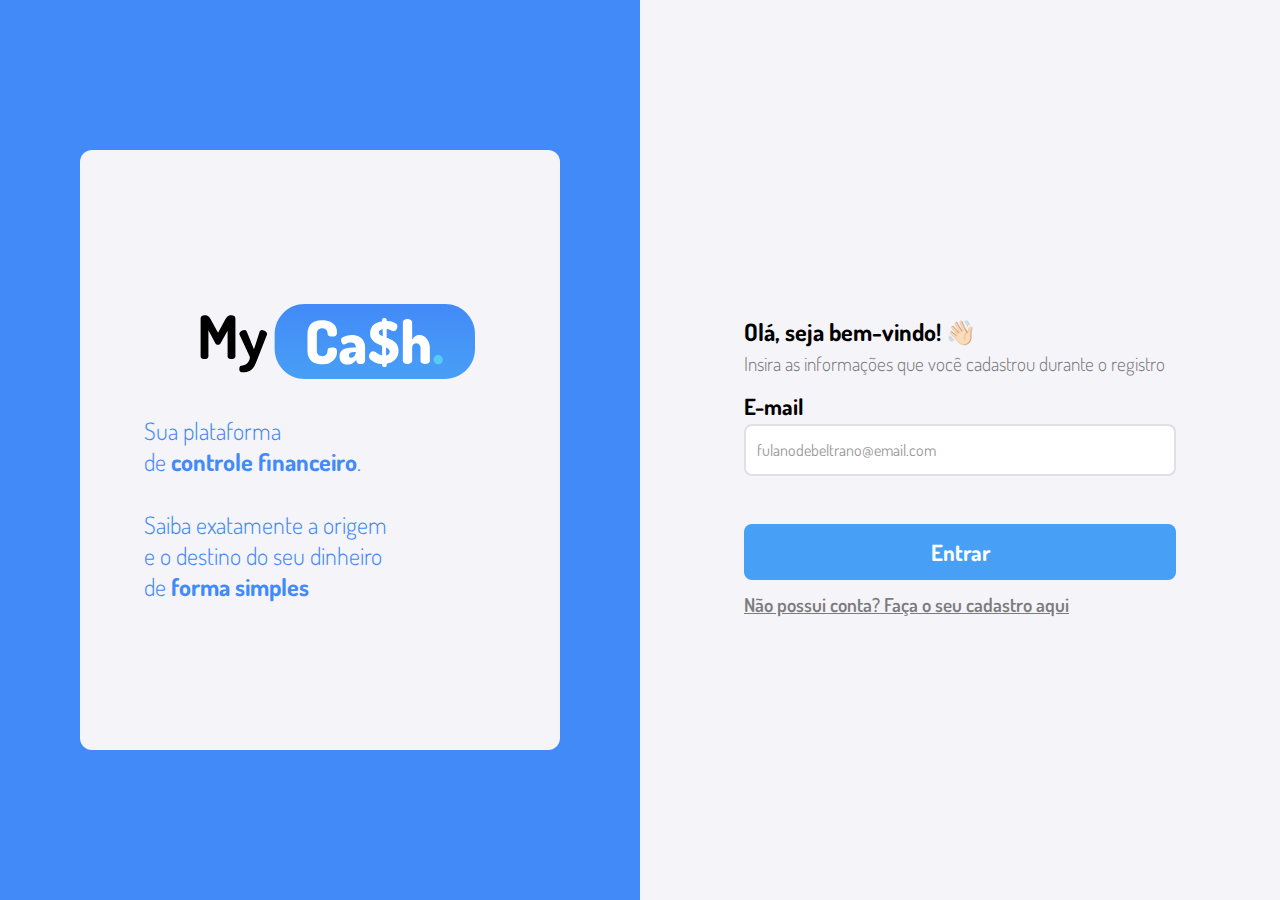
<file: index.html>
<!DOCTYPE html>
<html lang="en">
<head>
  <meta charset="UTF-8">
  <meta http-equiv="X-UA-Compatible" content="IE=edge">
  <meta name="viewport" content="width=device-width, initial-scale=1.0">
  <title>MyCash App - Login</title>
  <link rel="icon" type="image/x-icon" href="./src/img/favicon.ico">
  <link rel="stylesheet" href="./styles.css">
  <script src="main.js"></script>
</head>
<body>
  <section class="container">
    <div class="auth-container-l">
      <div class="auth-content-l">
        <div class="auth-content-container-l">
          <img class="img-login-l" src="./src/img/Logo.svg" alt="MyCash logo" />
          <h2 class="title-login">Sua plataforma <br> de <strong>controle financeiro</strong>.</h2>
          <h2>Saiba exatamente a origem <br>e o destino do seu dinheiro<br> de <strong>forma simples</strong></h2>
        </div>
      </div>
    </div>

    <div class="auth-container-r">
      <div class="auth-content">
        <div class="auth-content-container">
          <img class="img-login-responsive" src="./src/img/Logo.svg" alt="MyCash logo" />
          <h3 class="title-login">Olá, seja bem-vindo! 👋🏻</h3>
          <p class="sub-title-login">Insira as informações que você cadastrou durante o registro</p>
          
          <form id="form-login">
            <label 
              class="label-login" 
              for="input-email">E-mail</label>
            <input 
              class="input-login" 
              id="input-email" 
              type="email" 
              placeholder="fulanodebeltrano@email.com" />
            <button type="submit" onclick="onClickLogin()" class="btn-login">Entrar</button>
          </form>
          
          <a href="src/pages/register/index.html" class="link-login">Não possui conta? Faça o seu cadastro aqui</a>
        </div>
      </div>
    </div>
  </section>
</body>
</html>
</file>
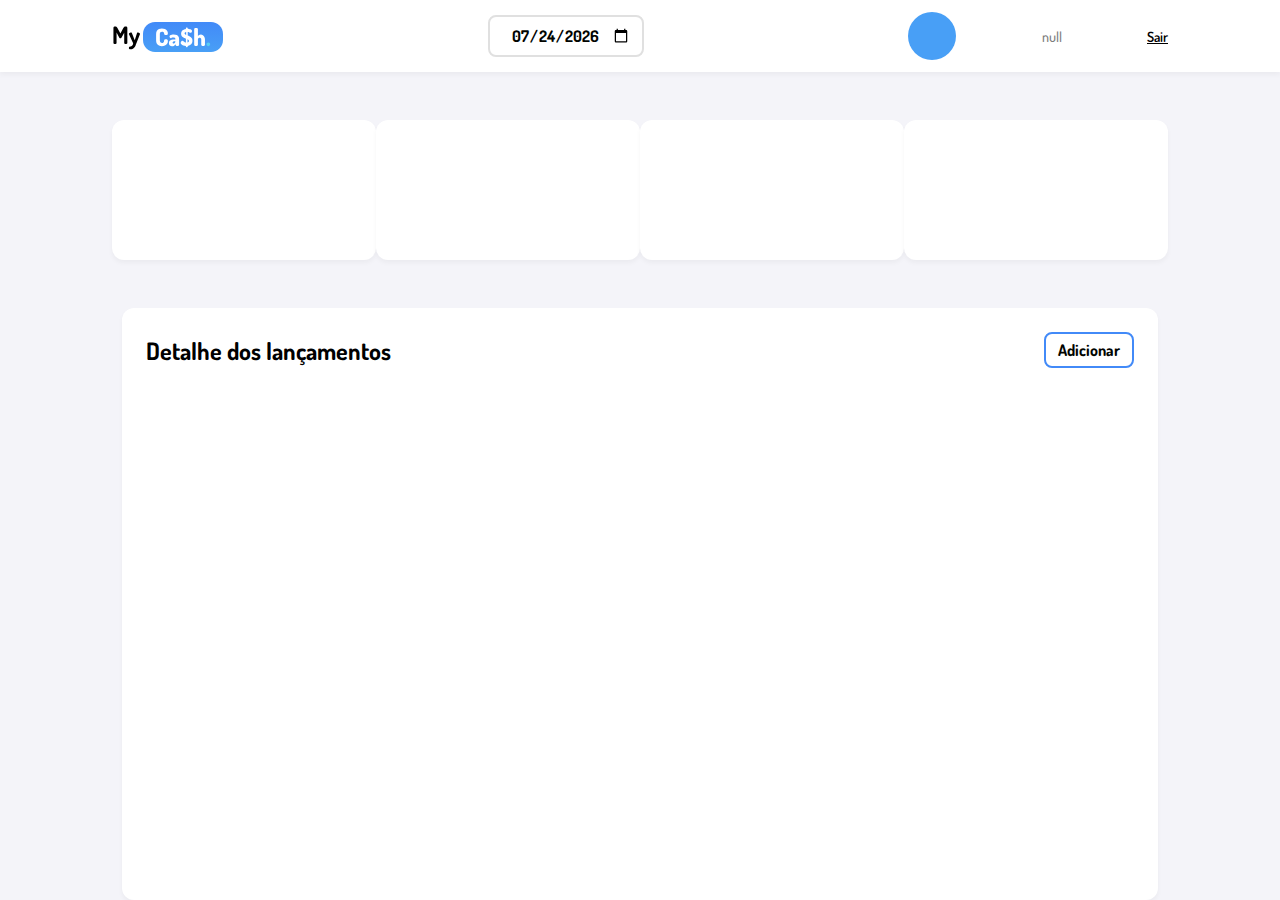
<file: src/pages/home/index.html>
<!DOCTYPE html>
<html lang="en">
<head>
  <meta charset="UTF-8">
  <meta http-equiv="X-UA-Compatible" content="IE=edge">
  <meta name="viewport" content="width=device-width, initial-scale=1.0">
  <title>MyCash App - Dashboard</title>
  <link rel="icon" type="image/x-icon" href="../../img/favicon.ico">
  <link rel="stylesheet" href="../../../styles.css">
  <link rel="stylesheet" href="./styles.css">
</head>
<body>
  
  <div class="home-content-container">
    
    <div class="navbar">
      
      <img class="logo-dashboard" src="../../../src/img/Logo.svg" alt="MyCash logo" />

      <div class="navbar-calendar-container">
        <input id="select-date" class="input-calendar" type="date" />
      </div>

      <div id="user-container" class="user-container">
        <div id="user-avatar" class="user-avatar">
        </div>
      </div>
      
    </div>
    <div class="finance-card-container">
      <div id="finance-releases" class="finance-card">
      </div>
      <div id="finance-revenues" class="finance-card">
      </div>
      <div id="finance-expenses" class="finance-card">
      </div>
      <div id="finance-balance" class="finance-card">
      </div>
    </div>
    
    <div class="table-container">
      <div class="table-content">
        <div class="table-header">
          <h2>Detalhe dos lançamentos</h2>
          <button onclick="onOpenModal()" class="add">Adicionar</button>
        </div>
        <table id="finances-table">
        </table>
      </div>
    </div>
  </div>
  <div id="modal-lancamento" class="modal-background">
    <div class="modal-content">
      <div class="modal-content-header">
        <h3>Adicionar lançamento</h3>
        <button onclick="onCloseModal()" class="add">Fechar</button>
      </div>
      <form id="form-finance-release">
        <label 
          for="input-title" 
          class="input-login">
          Título
        </label>
        <input 
          type="text" 
          class="input-login" 
          id="input-title"
          name="input-title" 
          placeholder="Descrição do lançamento" />
        <label 
          class="label-login" 
          for="input-value">
          Valor
        </label>
        <input 
          type="number"
          step="any" 
          class="input-login" 
          id="input-value" 
          name="input-value" 
          placeholder="R$ 1,00 (Informe valores negativos para despesa)" 
        />
        <label 
          class="label-login" 
          for="input-date">
          Data
        </label>
        <input 
          type="date" 
          class="input-login" 
          id="input-date" 
          name="input-date"
          placeholder="01/01/2000" 
        />
        <label 
          class="label-login" 
          for="input-category">
          Categoria
        </label>
        <select 
          type="text" 
          class="input-select" 
          id="input-category" 
          name="input-category"
          required
        >
        </select>
        <button type="submit" class="btn-login">Salvar</button>
      </form>
    </div>
  </div>

  <script src="./index.js"></script>
</body>
</html>
</file>
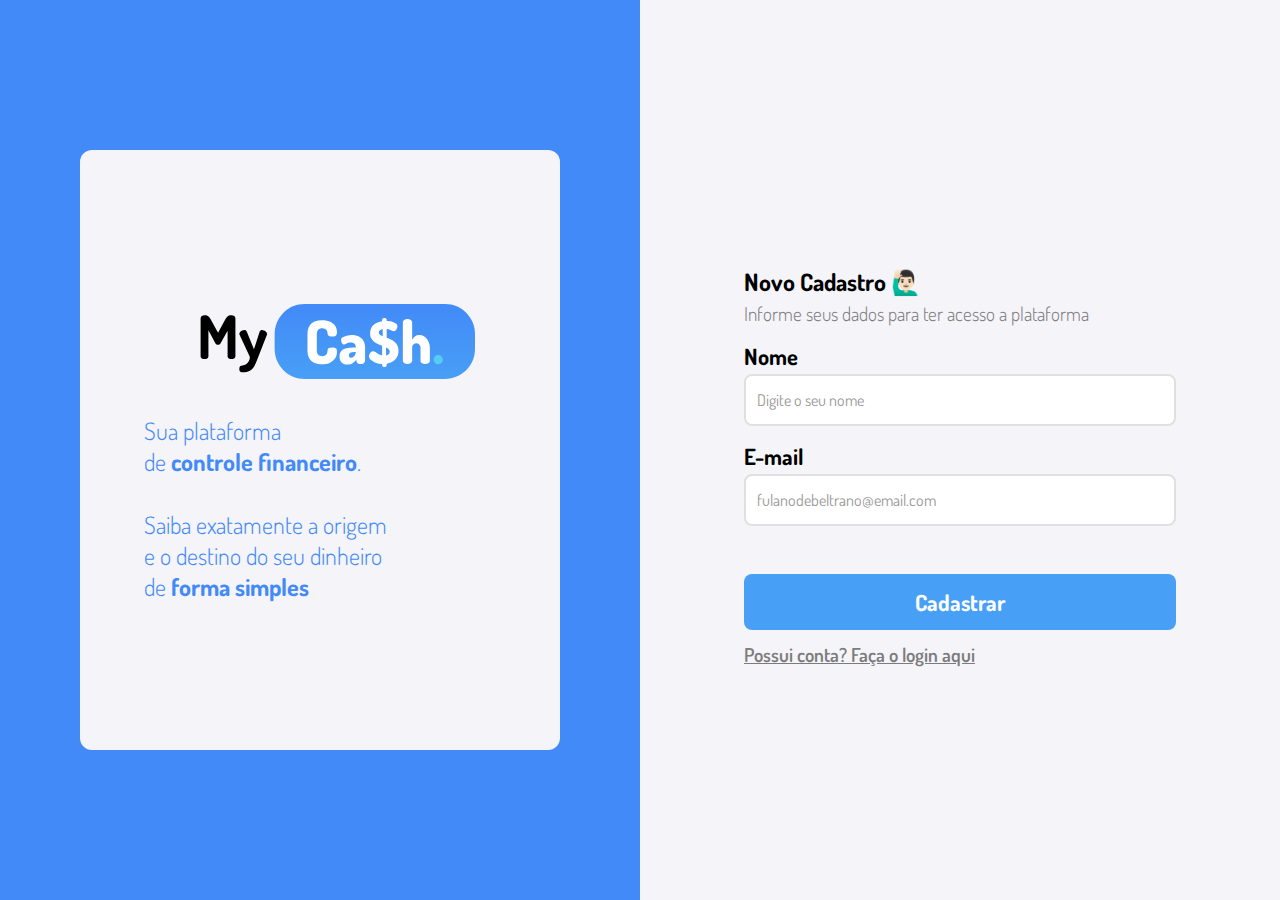
<file: src/pages/register/index.html>
<!DOCTYPE html>
<html lang="en">
<head>
  <meta charset="UTF-8">
  <meta http-equiv="X-UA-Compatible" content="IE=edge">
  <meta name="viewport" content="width=device-width, initial-scale=1.0">
  <title>MyCash App - Cadastro</title>
  <link rel="icon" type="image/x-icon" href="../../img/favicon.ico">
  <link rel="stylesheet" href="../../../styles.css">
</head>
<body>
  <section class="container">
    <div class="auth-container-l">
      <div class="auth-content-l">
        <div class="auth-content-container-l">
          <img class="img-login-l" src="../../../src/img/Logo.svg" alt="MyCash logo" />
          <h2 class="title-login">Sua plataforma <br> de <strong>controle financeiro</strong>.</h2>
          <h2>Saiba exatamente a origem <br>e o destino do seu dinheiro<br> de <strong>forma simples</strong></h2>
        </div>
      </div>
    </div>

    <div class="auth-container-r">
      <div class="auth-content">
        <div class="auth-content-container">
          <img class="img-login-responsive" src="../../../src/img/Logo.svg" alt="MyCash logo" />
          <h3 class="title-login">Novo Cadastro 🙋🏻‍♂️</h3>
          <p class="sub-title-login">Informe seus dados para ter acesso a plataforma</p>

          <form id="form-register">
            <label 
              for="input-name" 
              class="input-login">
              Nome
            </label>
            <input 
              type="text" 
              class="input-login" 
              id="input-name" 
              placeholder="Digite o seu nome" />
            <label 
              class="label-login" 
              for="input-email">
              E-mail
            </label>
            <input 
              type="email" 
              class="input-login" 
              id="input-email" 
              placeholder="fulanodebeltrano@email.com" 
            />
            <button type="submit" class="btn-login">Cadastrar</button>
          </form>
          
          <a href="../../../index.html" class="link-login">Possui conta? Faça o login aqui</a>

        </div>
      </div>
    </div>
  </section>
    
    <!--<div>
      
    </div> -->
  <script src="index.js"></script>
</body>
</html>
</file>
<file: styles.css>
@import url('https://fonts.googleapis.com/css2?family=Dosis:wght@200;300;400;500;600;700;800&display=swap');

* {
  margin: 0px;
  padding: 0px;
  font-family: 'Dosis', sans-serif;
  -webkit-font-smoothing: antialiased;
  -moz-osx-font-smoothing: grayscale;
}

h1, h2, h3, h4, h5, h6 {
  text-rendering: optimizeLegibility;
}

h1 {
  font-size: 2.5rem;
  font-weight: bolder;
}

h2 {
  font-size: 1.5rem;
  font-weight: bold;
}

h3 {
  font-size: 1.125rem;
  font-weight: bold;
}

h4 {
  font-size: 1rem;
  color: #7C7C7C;
  font-weight: 600;
}

p {
  font-size: 0.875rem;
  font-weight: 500;
  color: #7C7C7C;
}

label {
  width: 100%;
  font-size: 1.4rem;
  font-weight: 700;
}

a {
  font-size: 0.875rem;
  font-weight: 600;
  text-decoration: underline;
}

button {
  background-color: #428AF8;
  height: 56px;
  width: 432px;
  border-radius: 8px;
  color: #FFFFFF;
  font-weight: bold;
  font-size: 1rem;
  border: 2px solid transparent;
  cursor: pointer;
}

button.small {
  background-color: #F4F4F9;
  color: #428AF8;
  width: 90px;
  height: 36px;
  border-radius: 8px;
  border: 2px solid #428AF8;
}

input {
  outline: none;
  padding: 0.875rem 0.675rem;
  border-radius: 8px;
  border: 2px solid #E0E0E0;
  background-color: #FFF;
  font-size: 1rem;
  width: 100%;
  color: #010400;
  box-sizing: border-box;
  transition: 0.3s all ease-in-out;
}

input::placeholder {
  color: #999;
}

input:focus {
  border-color: #428AF8;
}

select {
  outline: none;
  padding: 0.875rem 0.675rem;
  margin-top: 16px;
  border-radius: 8px;
  border: 2px solid #E0E0E0;
  background-color: #FFF;
  font-size: 1rem;
  width: 100%;
  color: #010400;
  box-sizing: border-box;
  transition: 0.3s all ease-in-out;
}

select::placeholder {
  color: #999;
}

select:focus {
  border-color: #428AF8;
}

.img-login-responsive {
  display: none;
}

.container {
  width: 100vw;
  display: flex;
  align-items: center;
  justify-content: center;

}

.img-login-l {
  width: 320px;
  height: 80px;
  object-fit: contain;
  margin-left: 2rem;
}

.auth-container-l {
  width: 50vw;
  height: 100vh;
  display: flex;
  flex-direction: column;
  align-items: center;
  justify-content: center;
  background-color: #428AF8;
}

.auth-container-r {
  width: 50vw;
  height: 100vh;
  display: flex;
  flex-direction: column;
  align-items: center;
  justify-content: center;
  background-color: #F4F4F9;
}

.auth-content-container-l {
  padding: 0px 2rem;
}

.auth-content-container-l > h2 {
  width: 100%;
  text-align: left;
  margin-top: 32px;
  font-weight: 300;
  color: #428AF8
}

.auth-content-container-l > h2 > strong {
  font-weight: bold;
}

.auth-content-l {
  display: flex;
  align-items: center;
  justify-content: center;
  width: 480px;
  height: auto;
  border-radius: 12px;
  background-color: #F4F4F9;
  min-height: 600px;
}

.auth-content-l > img {
  display: flex;
  align-items: center;
}

.auth-content {
  display: flex;
  align-items: center;
  justify-content: center;
  width: 480px;
  height: auto;
  border-radius: 12px;
  background-color: #F4F4F9;
  min-height: 440px;
}

.auth-content-container {
  display: flex;
  flex-direction: column;
  align-items: center;
  justify-content: center;
  padding: 24px;
  width: 100%;
  height: 100%;
}

.title-login, .sub-title-login {
  margin-top: 32px;
  width: 100%;
  text-align: left;
}

.title-login {
  font-size: 1.5rem;
}

.sub-title-login {
  font-size: 1.2rem;
  margin-top: 4px;
  font-weight: 300;
}

.label-login {
  margin-top: 16px;
}

.input-login {
  margin-top: 4px;
  margin-bottom: 16px;
}

.btn-login {
  margin-top: 32px;
  font-size: 1.4rem;
  transition: 0.3s all ease-in-out;
  background-color:#489FF6;
}

.btn-login:hover {
  background-color:#428AF8;
}

.link-login {
  font-size: 1.2rem;
  margin-top: 12px;
  width: 100%;
  text-align: left;
  color: #7C7C7C;
}

form {
  margin-top: 16px;
}

@media screen and (max-width: 1200px) {
  
  .container {
    flex-direction: column;
    background-color: #F4F4F9;
    width: 1199px;
    max-width: 100%;
  }
  .auth-container-l {
    display: none;
  }
  .img-login-responsive {
    display: flex;
    width: 320px;
    height: 80px;
    object-fit: contain;
    margin-left: 2rem;
  }
  .title-login {
    margin-top: 4rem;
  }
}
</file>
<file: src/pages/home/styles.css>
a {
  cursor: pointer;
}

.home-content-container {
  display: flex;
  flex-direction: column;
  align-items: flex-start;
  justify-content: flex-start;
  width: 100vw;
  height: auto;
  min-height: 100vh;
  background-color: #f4f4f9;
}

.navbar {
  width: 100vw;
  background-color: #ffffff;
  height: 72px;
  display: flex;
  align-items: center;
  justify-content: space-between;
  padding: 24px 112px;
  box-sizing: border-box;
  box-shadow: rgba(0, 0, 0, 0.04) 0px 3px 5px;
}

.logo-dashboard {
  height: 32px;
  width: auto;
}

.navbar-calendar-container {
  display: flex;
  align-items: center;
  justify-content: center;
  width: 240px;
}

.input-calendar {
  width: 156px;
  height: 42px;
  text-align: center;
  font-size: 1rem;
  font-weight: bold;
}

.user-container {
  display: flex;
  align-items: center;
  justify-content: space-between;
  width: 260px;
  height: 100%;
}

.user-avatar {
  display: flex;
  align-items: center;
  justify-content: center;
  width: 48px;
  height: 48px;
  border-radius: 50%;
  background-color: #489FF6;
}

.finance-card-container {
  display: flex;
  width: 100%;
  align-items: center;
  justify-content: space-between;
  padding: 48px 112px;
  box-sizing: border-box;
}

.finance-card {
  display: flex;
  flex-direction: column;
  align-items: center;
  justify-content: center;
  width: 280px;
  height: 140px;
  border-radius: 12px;
  background-color: #ffffff;
  box-shadow: rgba(0, 0, 0, 0.04) 0px 3px 5px;
}

  .ui-balance {
    color: #428AF8;
  }

  .table-container {
    display: flex;
    width: 100%;
    flex-direction: column;
    align-items: flex-start;
    justify-content: flex-start;
    padding: 0px 122px;
    box-sizing: border-box;
  }

  .table-content {
    display: flex;
    width: 100%;
    height: 592px;
    overflow-y: auto;
    flex-direction: column;
    align-items: flex-start;
    justify-content: flex-start;
    background-color: #ffffff;
    border-radius: 12px;
    padding: 24px;
    box-sizing: border-box;
    box-shadow: rgba(0, 0, 0, 0.04) 0px 3px 5px;
  }

  .table-header {
    width: 100%;
    display: flex;
    align-items: center;
    justify-content: space-between;
    padding-bottom: 24px;
    box-sizing: border-box;

  }

  button.add {
    width: 90px;
    height: 36px;
    background-color: #fff;
    color: #010400;
    font-weight: bold;
    font-size: 1rem;
    border-radius: 8px;
    border: 2px #428AF8 solid;
    transition: all 0.3s ease-in-out;
  }

  button.add:hover {
    color: #fff;
    background-color: #428AF8 ;
    border: 2px transparent solid;
    transform: translateY(3px);
  }

  table {
    width: 100%;
    border-collapse: collapse;
  }

  th {
    color: #7C7C7C;
    text-align: left;
  }
  td {
    color: #7C7C7C;
    text-align: left;
  }

  th.center {
    text-align: center;
  }

  th.right {
    text-align: right;
  }

  td.center {
    text-align: center;
  }

  td.right {
    text-align: right;
  }

  tr {
    height: 3rem;
    font-weight: 500;
  }

  .line {
    border-bottom: 1px solid #d7d7d7;
  }

  .line:last-child {
    border-bottom: none;
  }

  .modal-background {
    display: none;
    flex-direction: column;
    align-items: flex-end;
    position: fixed;
    top: 0;
    left: 0;
    right: 0;
    bottom: 0;
    width: 100vw;
    height: 100vh;
    background-color: rgba(1, 4, 0, 0.2);
    animation:fadein .5s;
  }

  @keyframes fadein {
    from {
      opacity:0;
    }
    to {
      opacity:1;
    }
  }
  
.modal-content {
  height: 100%;
  width: 480px;
  background-color: #f4f4f9;
  padding: 24px;
  box-sizing: border-box;
}

.modal-content-header {
  display: flex;
  width: 100%;
  align-items: center;
  justify-content: space-between;
}
</file>
